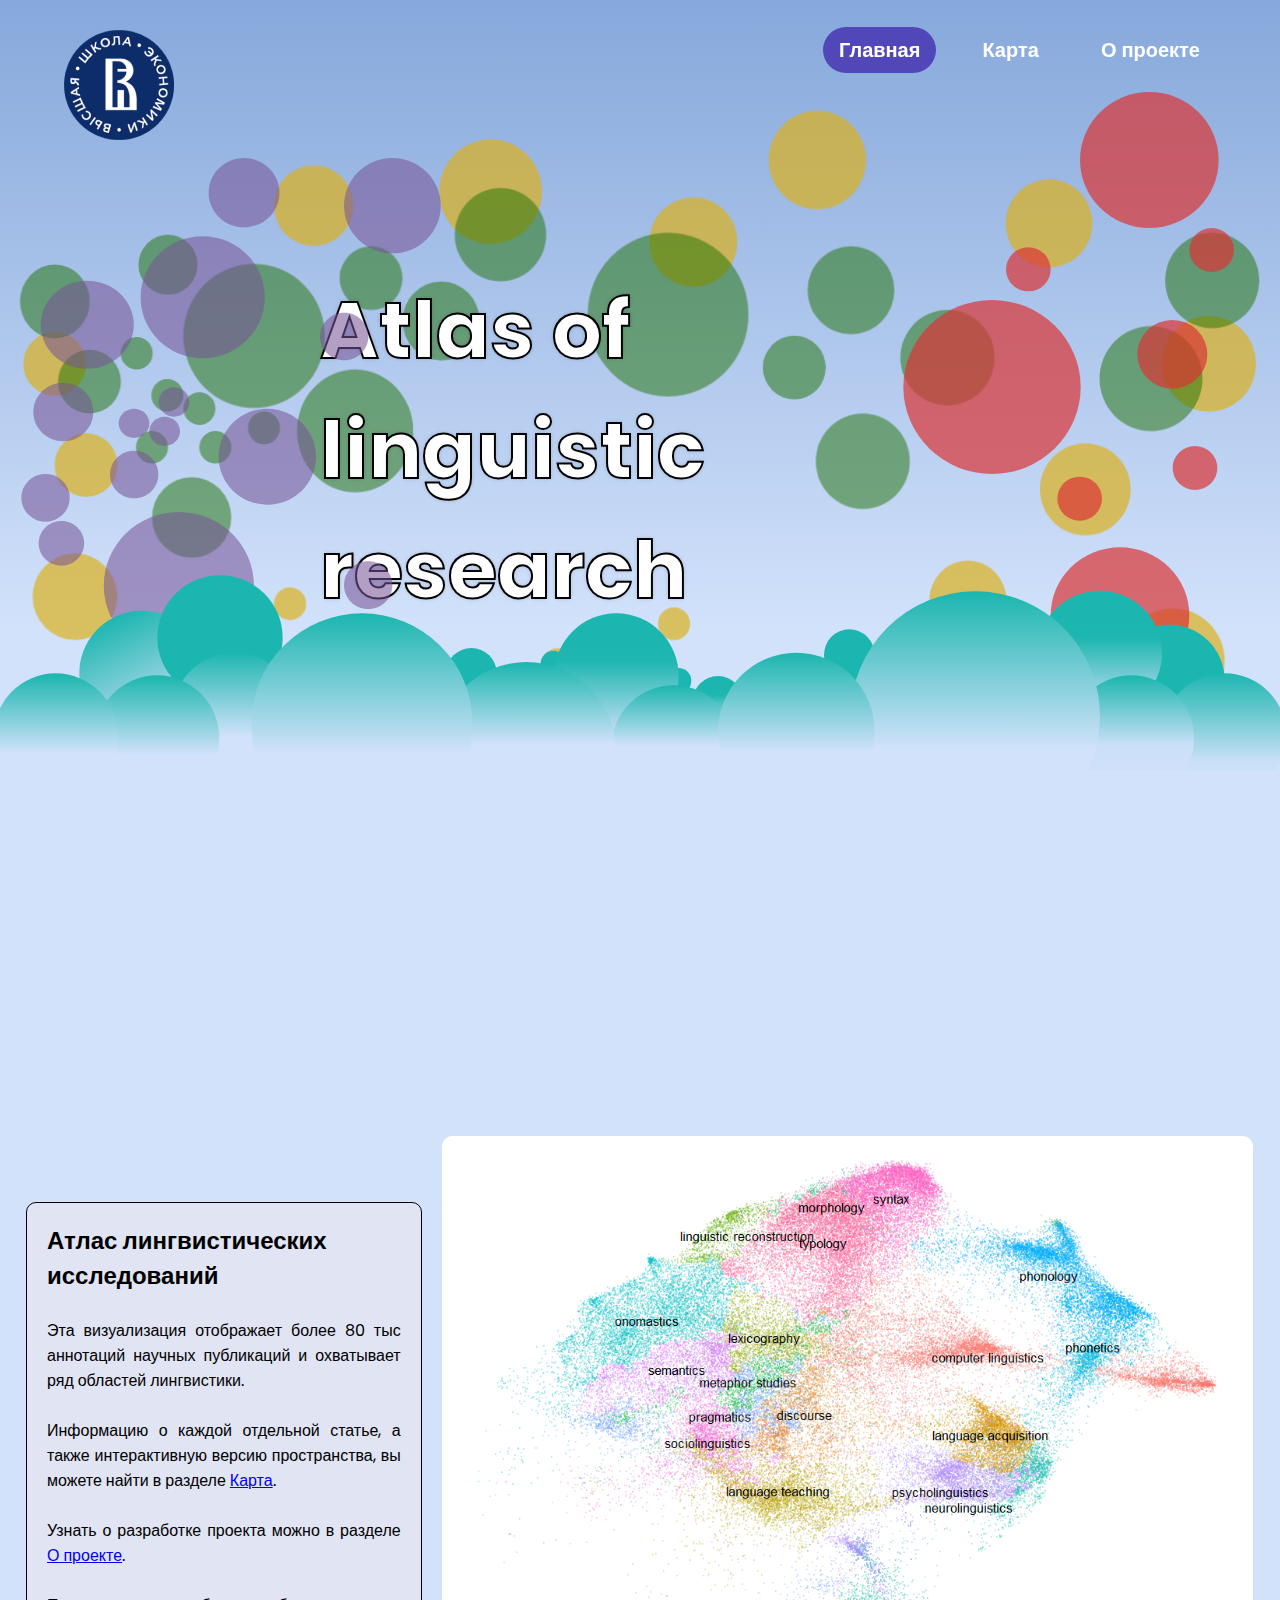
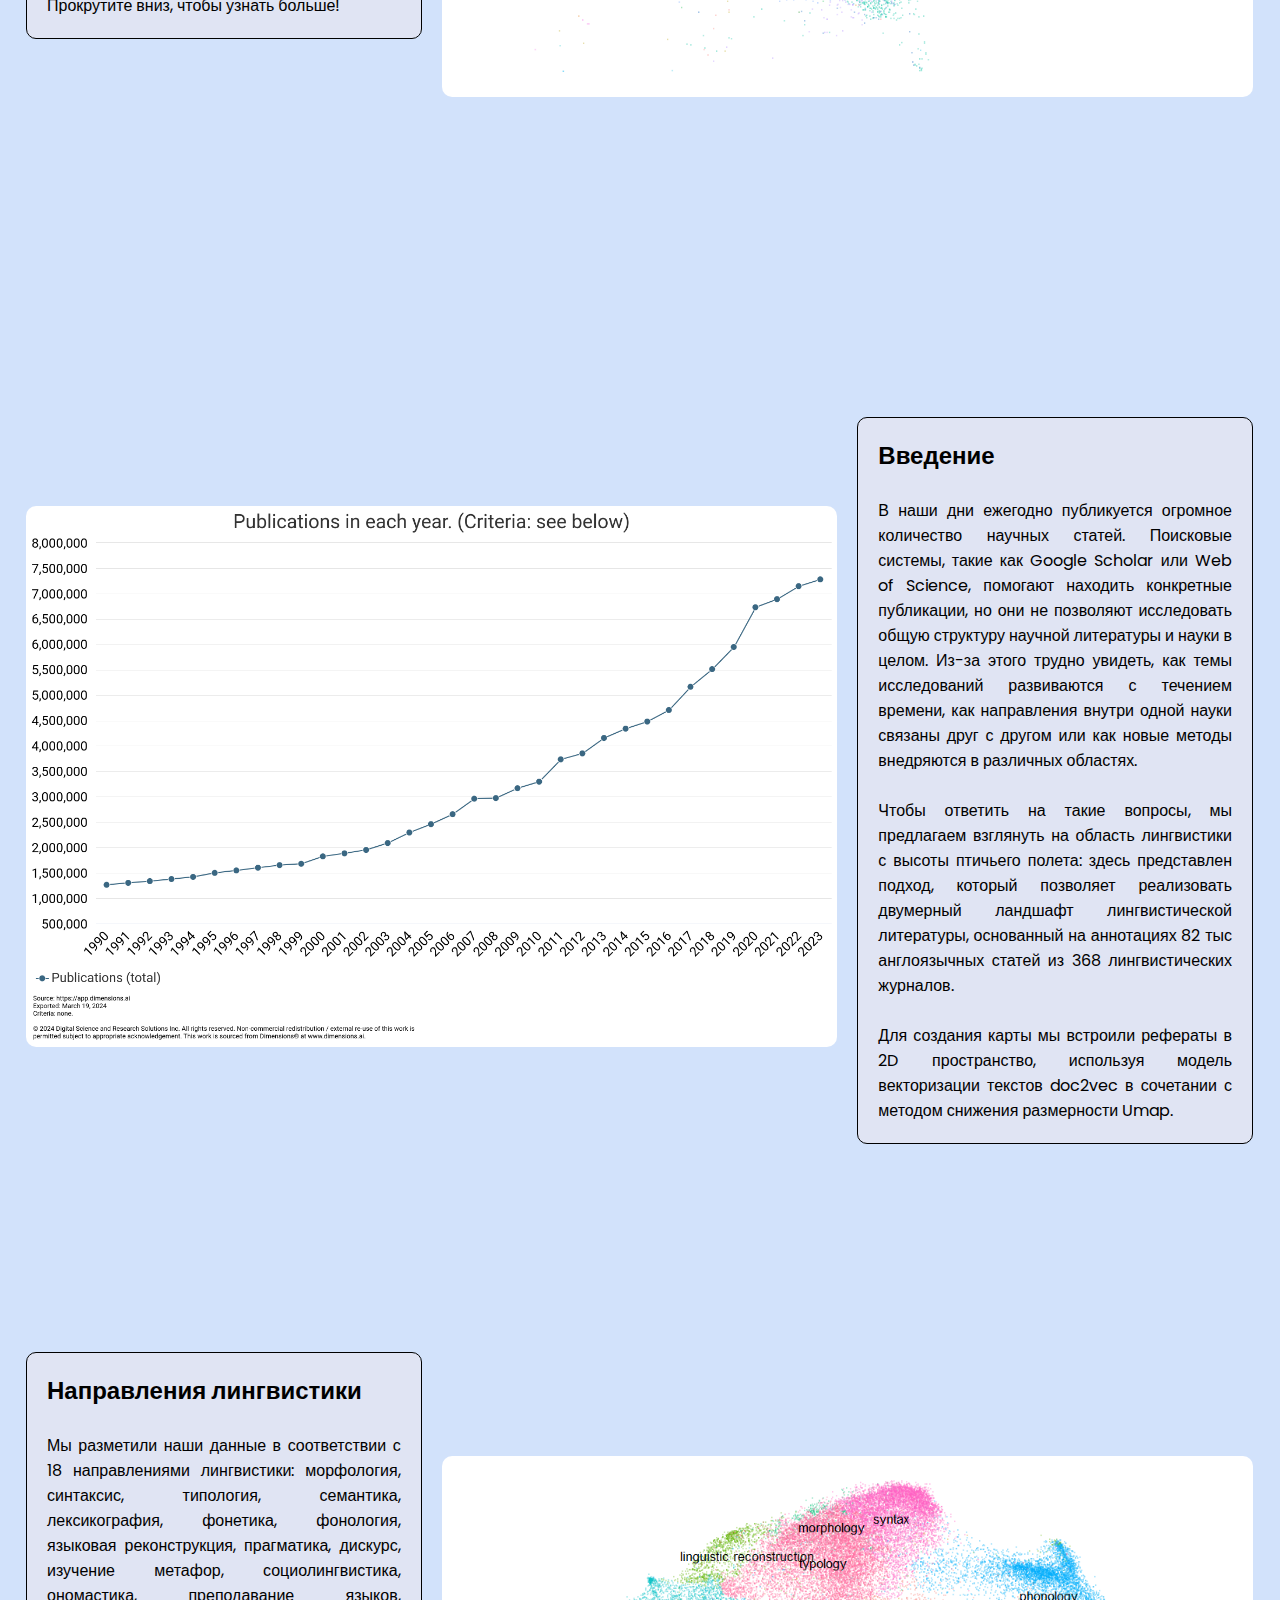
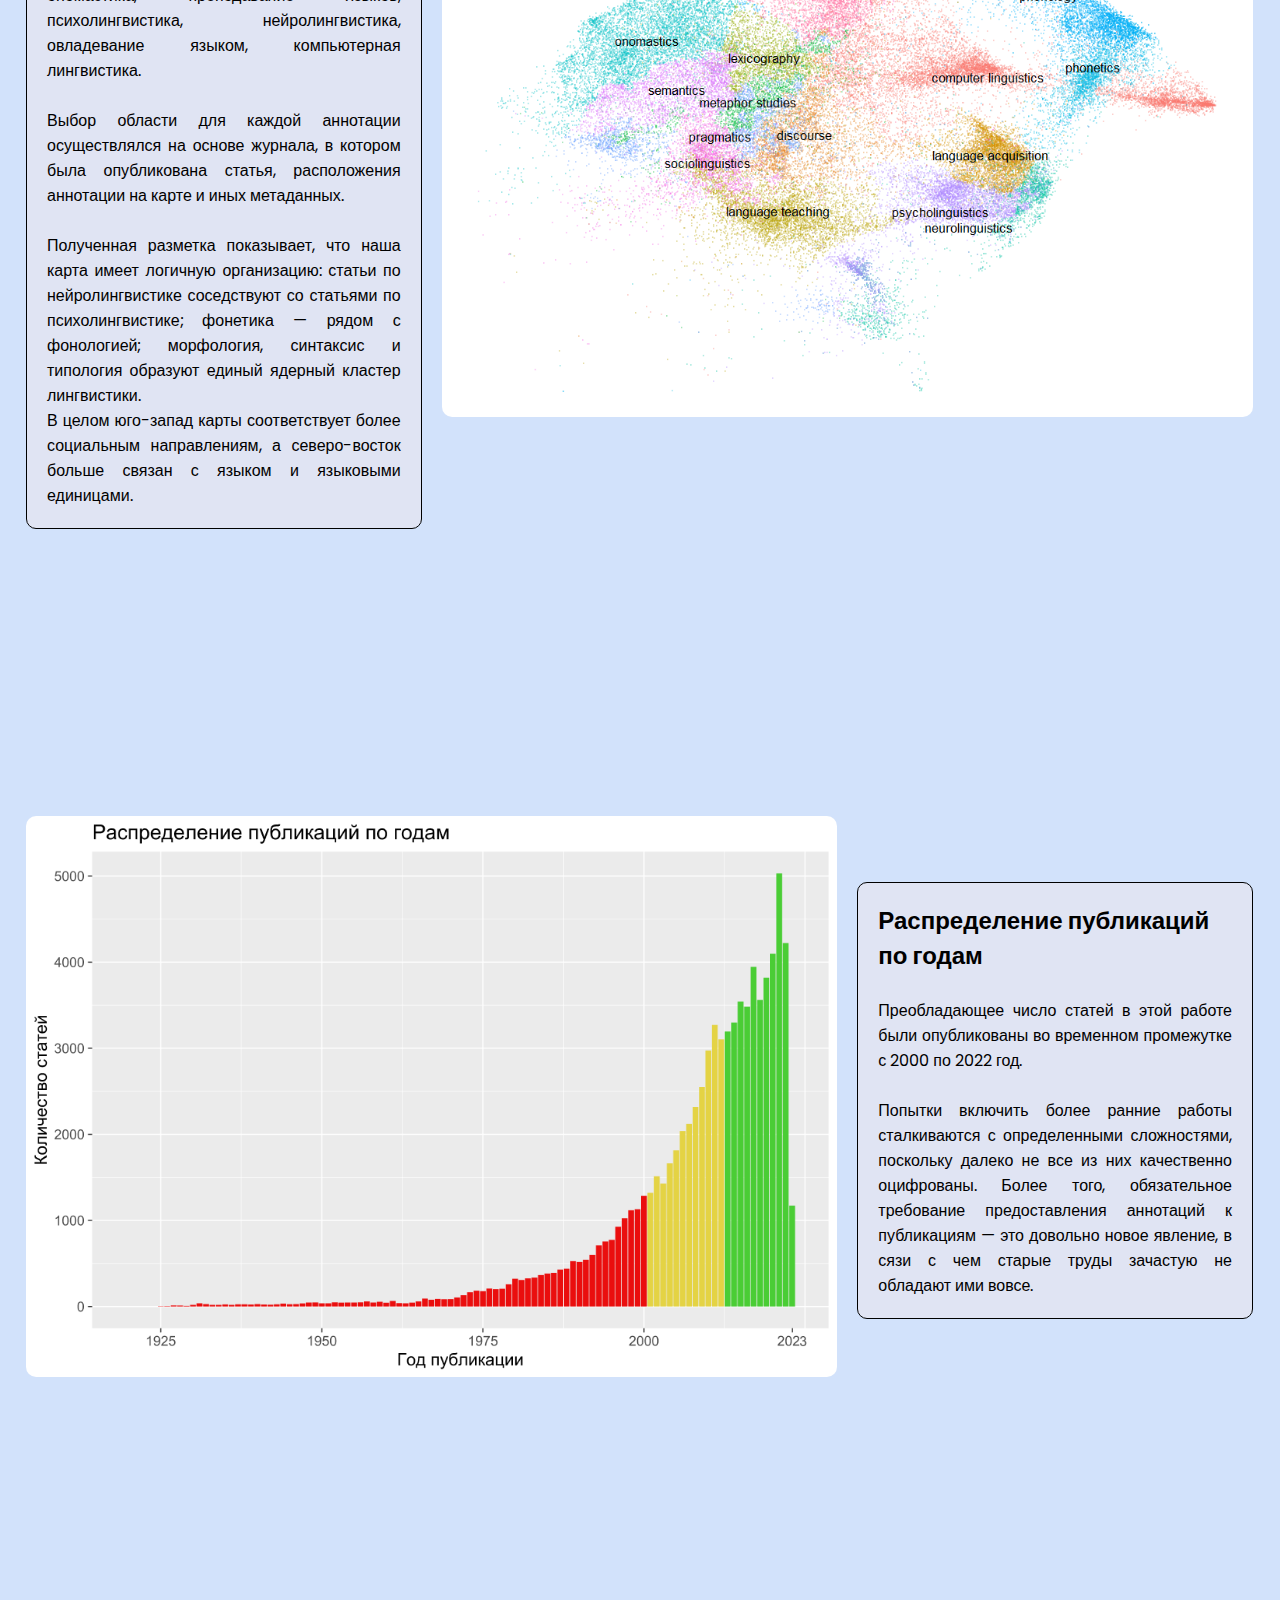
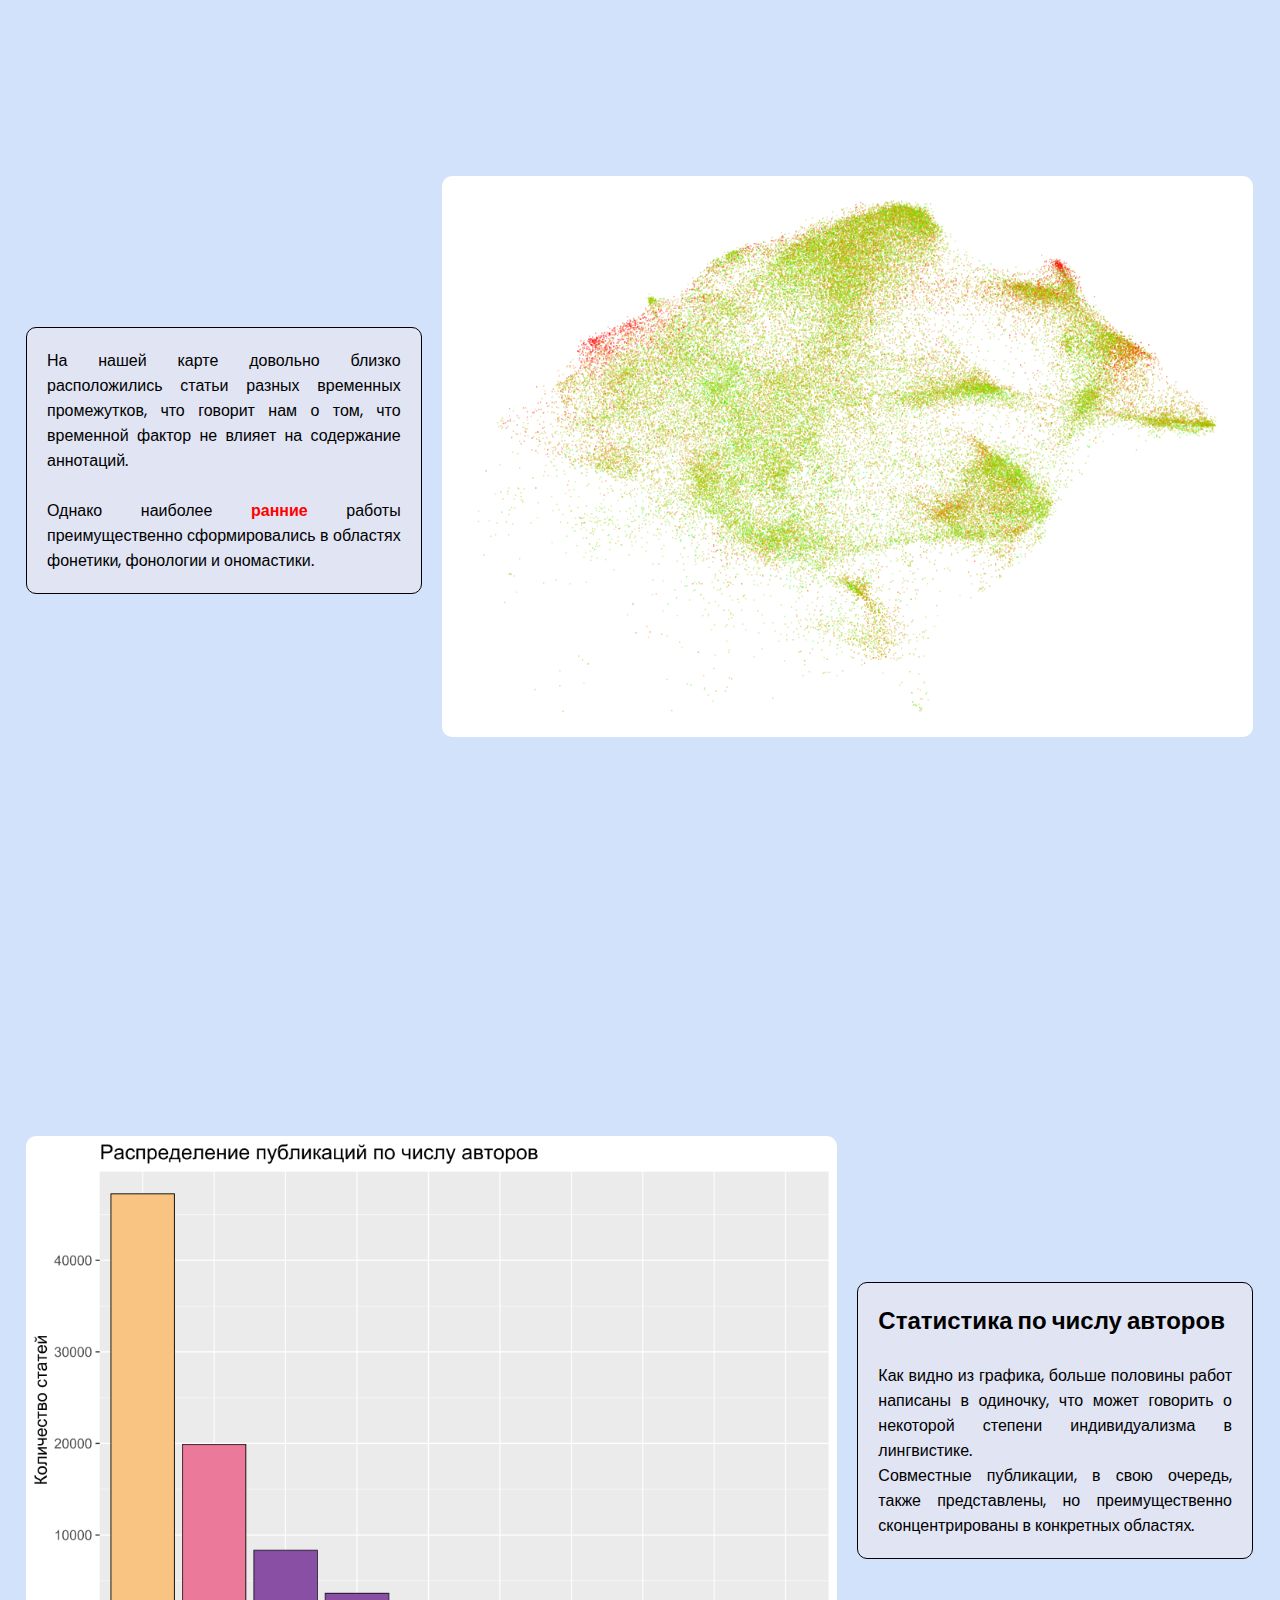
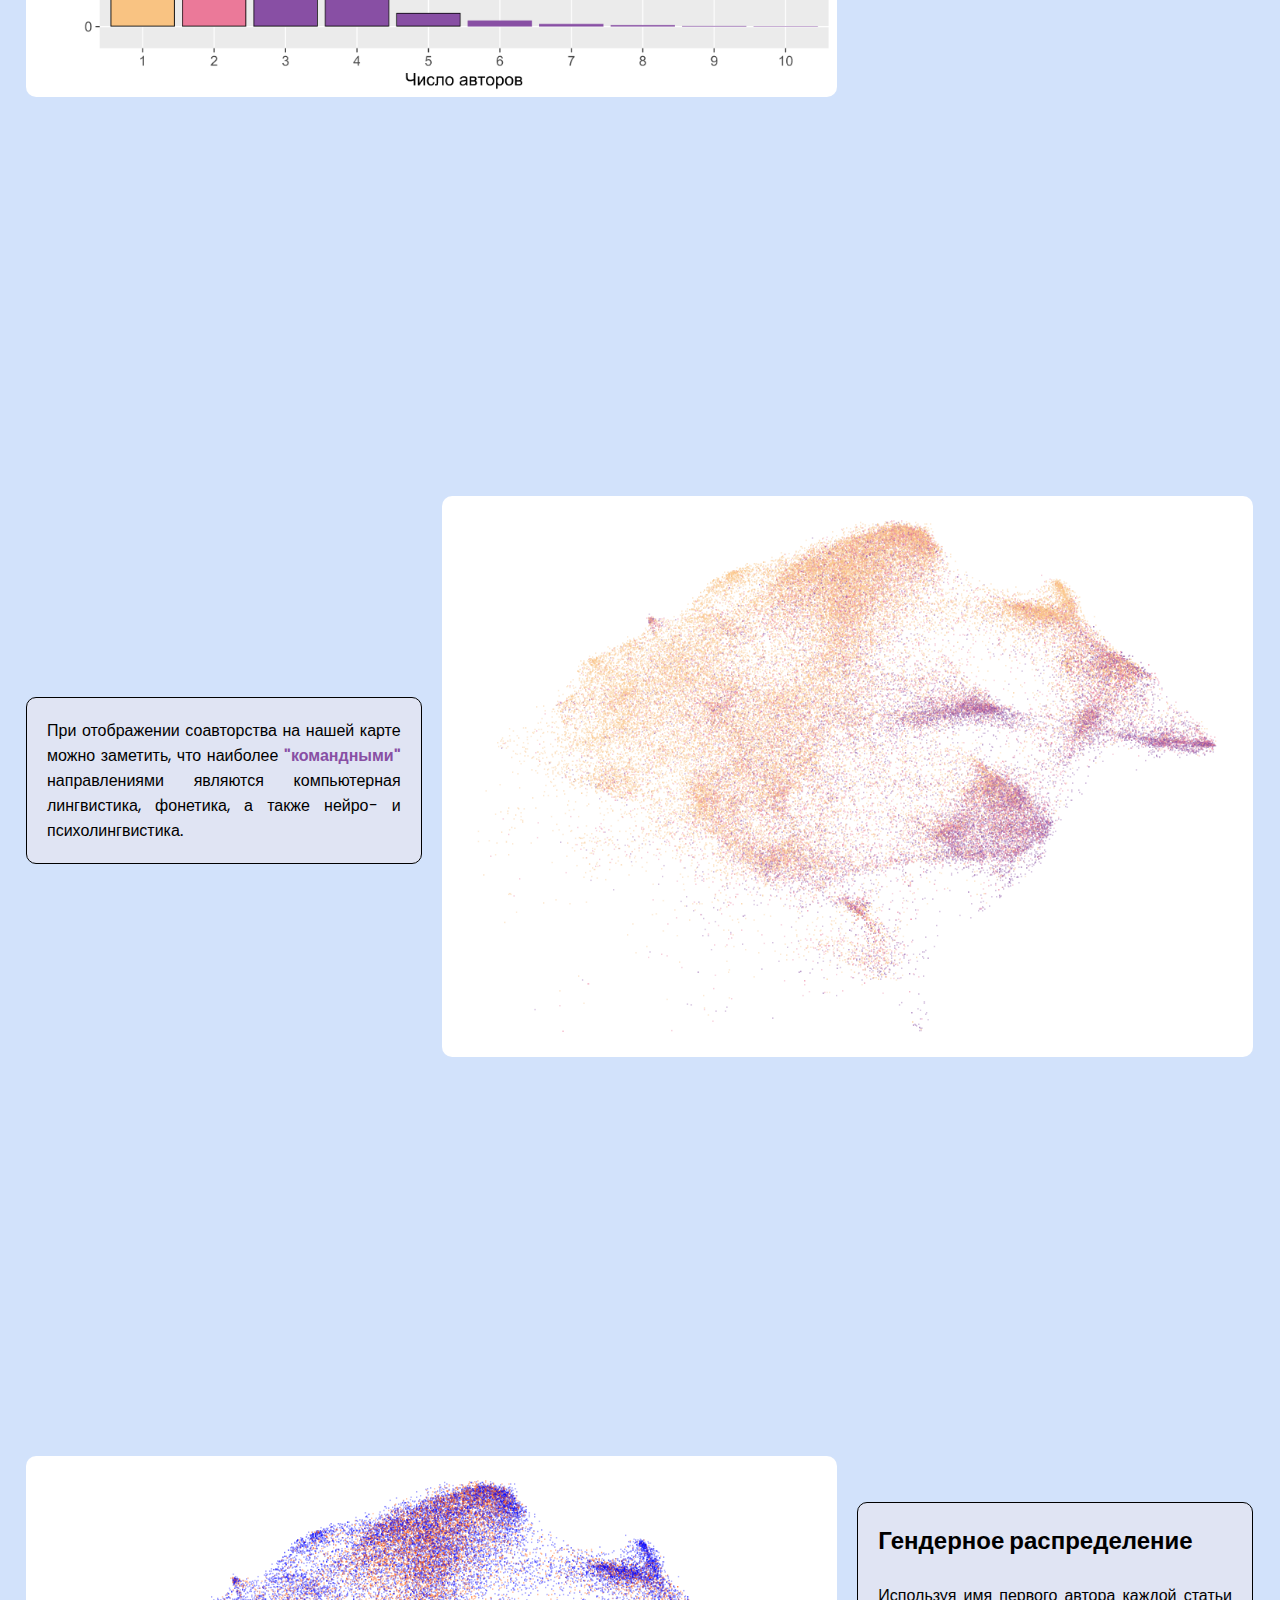
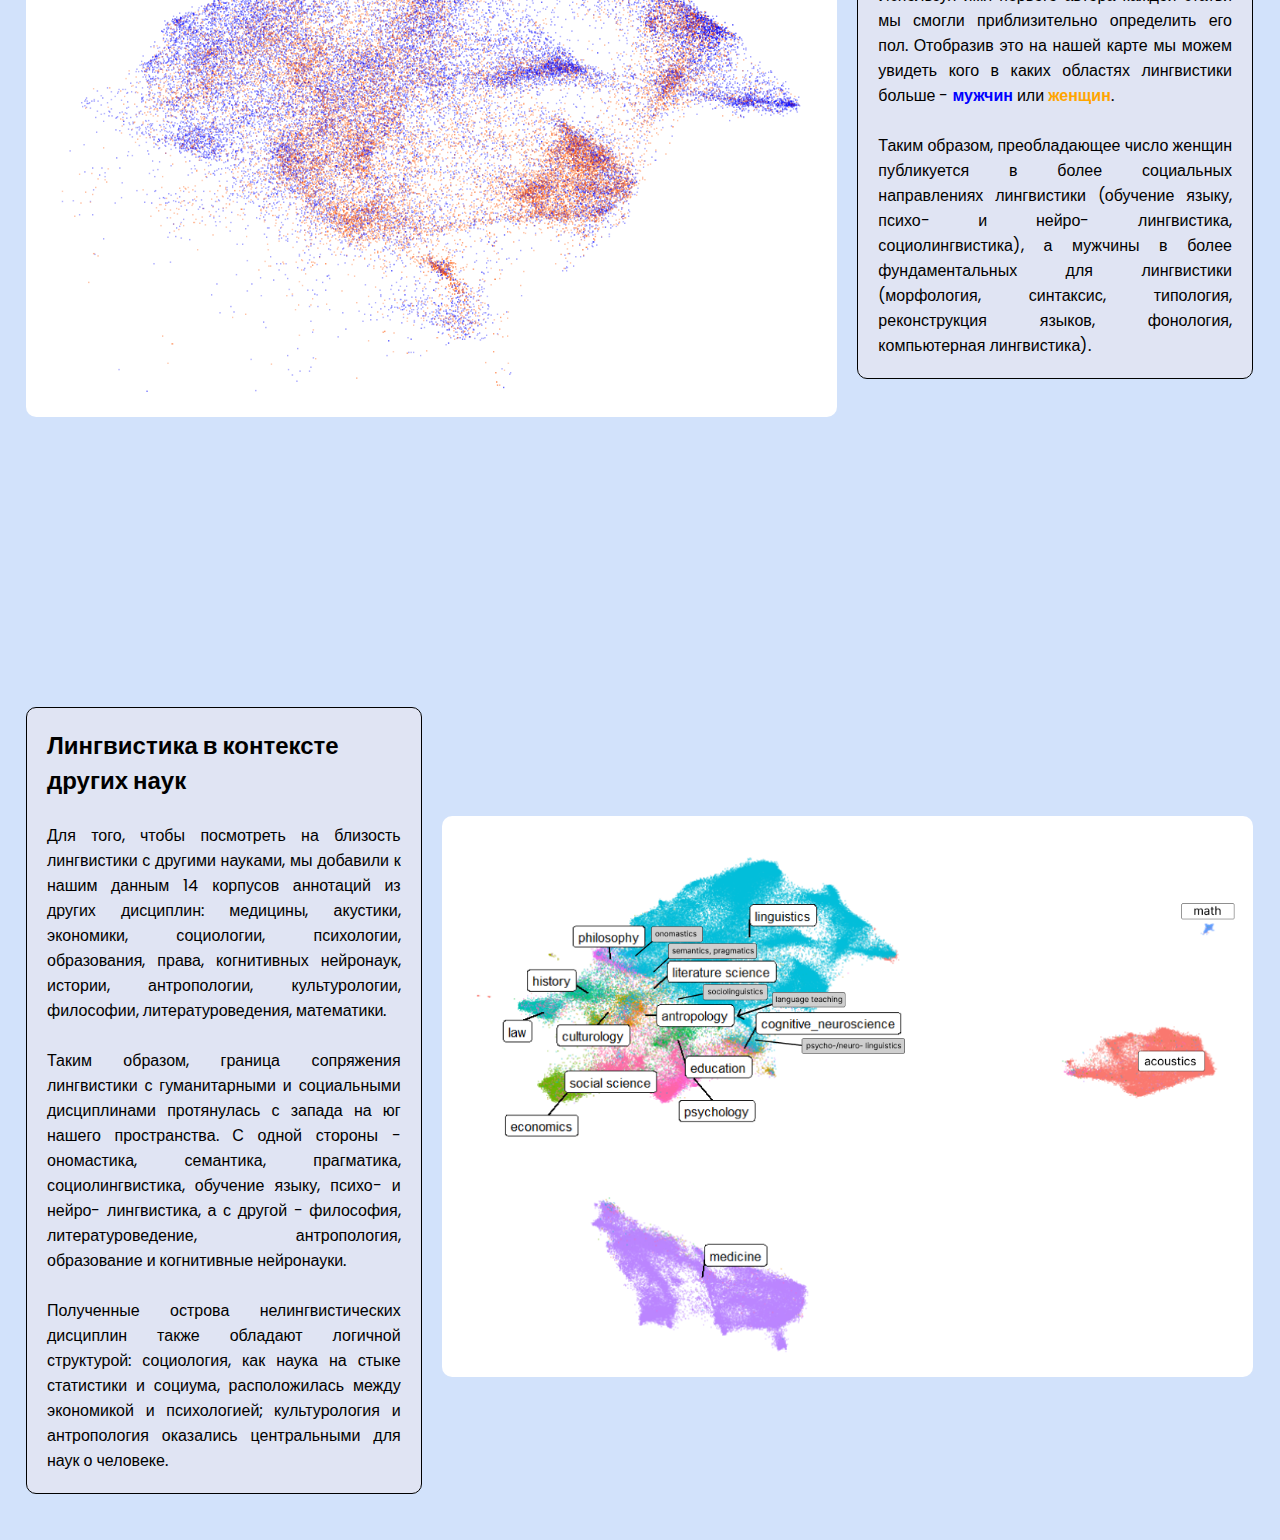
<file: index.html>
<!DOCTYPE html>
<html lang="en">

<head>
    <meta charset="UTF-8">
    <title>Atlas of linguistic research</title>
    <link rel="stylesheet" href="style.css" />
    <script src="script.js"></script>
</head>

<body>
    <div class="layout">
        <header>
            <div class="logo">
                <img src="assets/01_Logo_HSE_full_rus_CMYK 1.png" alt="Изображение">
            </div>
            <nav>
                <a href="#" class="active">Главная</a>
                <a href="map.html">Карта</a>
                <a href="about.html">О проекте</a>
            </nav>
        </header>

        <main>
            <section class="home">

                <svg class="yellow" width="1920" height="1080" viewBox="0 0 1920 1080" fill="none"
                    xmlns="http://www.w3.org/2000/svg">
                    <g id="Ellipse-yellow">
                        <g id="Ellipse-yellow_2" opacity="0.7">
                            <path id="Ellipse 4"
                                d="M1759.8 912.772C1802.43 912.772 1837 948.02 1837 991.5C1837 1034.98 1802.43 1070.23 1759.8 1070.23C1717.16 1070.23 1682.59 1034.98 1682.59 991.5C1682.59 948.02 1717.16 912.772 1759.8 912.772Z"
                                fill="#DBB11D" />
                            <ellipse id="Ellipse 18" cx="1560.32" cy="1021.36" rx="55.3637" ry="52.3161"
                                transform="rotate(-90 1560.32 1021.36)" fill="#DBB11D" />
                            <ellipse id="Ellipse 17" cx="1813.4" cy="545.663" rx="71.6172" ry="70.6014"
                                transform="rotate(-90 1813.4 545.663)" fill="#DBB11D" />
                            <path id="Ellipse 15"
                                d="M1573.5 269C1609.41 269 1638.51 298.563 1638.51 335.03C1638.51 371.497 1609.41 401.06 1573.5 401.06C1537.59 401.06 1508.49 371.497 1508.49 335.03C1508.49 298.563 1537.59 269 1573.5 269Z"
                                fill="#DBB11D" />
                            <path id="Ellipse 14"
                                d="M503.276 990C527.728 990 547.551 1010.14 547.551 1034.99C547.551 1059.84 527.728 1079.98 503.276 1079.98C478.823 1079.98 459 1059.84 459 1034.99C459 1010.14 478.823 990 503.276 990Z"
                                fill="#DBB11D" />
                            <ellipse id="Ellipse 12" cx="1451.84" cy="900.272" rx="59.2721" ry="57.8439"
                                transform="rotate(-90 1451.84 900.272)" fill="#DBB11D" />
                            <ellipse id="Ellipse 7" cx="129.124" cy="697.532" rx="47.7448" ry="47.2369"
                                transform="rotate(-90 129.124 697.532)" fill="#DBB11D" />
                            <path id="Ellipse 9"
                                d="M1628 665C1665.56 665 1696 695.892 1696 734C1696 772.108 1665.56 803 1628 803C1590.44 803 1560 772.108 1560 734C1560 695.892 1590.44 665 1628 665Z"
                                fill="#DBB11D" />
                            <ellipse id="Ellipse 20" cx="837" cy="996.5" rx="24.5" ry="24"
                                transform="rotate(-90 837 996.5)" fill="#DBB11D" />
                            <ellipse id="Ellipse 23" cx="1011.05" cy="935.553" rx="24.5" ry="24"
                                transform="rotate(-89.8724 1011.05 935.553)" fill="#DBB11D" />
                            <ellipse id="Ellipse 24" cx="435.055" cy="905.553" rx="24.5" ry="24"
                                transform="rotate(-89.8724 435.055 905.553)" fill="#DBB11D" />
                            <ellipse id="Ellipse 21" cx="255" cy="941.5" rx="24.5" ry="24"
                                transform="rotate(-90 255 941.5)" fill="#DBB11D" />
                            <ellipse id="Ellipse 22" cx="355" cy="1010.5" rx="24.5" ry="24"
                                transform="rotate(-90 355 1010.5)" fill="#DBB11D" />
                            <ellipse id="Ellipse 25" cx="112.5" cy="895" rx="65" ry="63.5"
                                transform="rotate(-90 112.5 895)" fill="#DBB11D" />
                            <ellipse id="Ellipse 8" cx="82.132" cy="545.846" rx="47.8462" ry="47.132"
                                transform="rotate(-90 82.132 545.846)" fill="#DBB11D" />
                            <ellipse id="Ellipse 19" cx="470.427" cy="308.443" rx="60.4429" ry="59.4271"
                                transform="rotate(-90 470.427 308.443)" fill="#DBB11D" />
                            <ellipse id="Ellipse 26" cx="736" cy="287.5" rx="78.5" ry="77"
                                transform="rotate(-90 736 287.5)" fill="#DBB11D" />
                            <ellipse id="Ellipse 27" cx="1040" cy="363" rx="67" ry="66" transform="rotate(-90 1040 363)"
                                fill="#DBB11D" />
                            <ellipse id="Ellipse 28" cx="1226" cy="240" rx="74" ry="73" transform="rotate(-90 1226 240)"
                                fill="#DBB11D" />
                        </g>
                    </g>
                </svg>

                <svg class="green" width="1920" height="1080" viewBox="0 0 1920 1080" fill="none"
                    xmlns="http://www.w3.org/2000/svg">
                    <g id="Ellipse-green">
                        <g id="Ellipse-green_2" opacity="0.5">
                            <ellipse id="Ellipse 4" cx="1726.46" cy="567.961" rx="78.7281" ry="77.2044"
                                transform="rotate(-90 1726.46 567.961)" fill="#1D7100" />
                            <ellipse id="Ellipse 6" cx="532.604" cy="646.369" rx="92.1217" ry="87.1229"
                                transform="rotate(-90 532.604 646.369)" fill="#1D7100" />
                            <ellipse id="Ellipse 18" cx="82.3161" cy="452.155" rx="55.3637" ry="52.3161"
                                transform="rotate(-90 82.3161 452.155)" fill="#1D7100" />
                            <ellipse id="Ellipse 5" cx="1421.2" cy="536.47" rx="71.6172" ry="70.6014"
                                transform="rotate(-90 1421.2 536.47)" fill="#1D7100" />
                            <ellipse id="Ellipse 16" cx="1294.22" cy="691.894" rx="71.6172" ry="70.6014"
                                transform="rotate(-90 1294.22 691.894)" fill="#1D7100" />
                            <ellipse id="Ellipse 17" cx="1818.4" cy="420.663" rx="71.6172" ry="70.6014"
                                transform="rotate(-90 1818.4 420.663)" fill="#1D7100" />
                            <ellipse id="Ellipse 13" cx="1001.97" cy="471.875" rx="122.829" ry="120.687"
                                transform="rotate(-90 1001.97 471.875)" fill="#1D7100" />
                            <ellipse id="Ellipse 15" cx="1276.44" cy="435.393" rx="66.0301" ry="65.0142"
                                transform="rotate(-90 1276.44 435.393)" fill="#1D7100" />
                            <ellipse id="Ellipse 11" cx="750.729" cy="351.984" rx="69.9839" ry="68.5557"
                                transform="rotate(-90 750.729 351.984)" fill="#1D7100" />
                            <ellipse id="Ellipse 14" cx="252.049" cy="397.083" rx="44.9897" ry="44.2756"
                                transform="rotate(-90 252.049 397.083)" fill="#1D7100" />
                            <ellipse id="Ellipse 12" cx="661.797" cy="481.459" rx="59.2721" ry="57.8439"
                                transform="rotate(-90 661.797 481.459)" fill="#1D7100" />
                            <ellipse id="Ellipse 7" cx="134.124" cy="572.532" rx="47.7448" ry="47.2369"
                                transform="rotate(-90 134.124 572.532)" fill="#1D7100" />
                            <ellipse id="Ellipse 9" cx="1191.52" cy="551.301" rx="47.8462" ry="47.132"
                                transform="rotate(-90 1191.52 551.301)" fill="#1D7100" />
                            <ellipse id="Ellipse 20" cx="323" cy="670.826" rx="24.5" ry="24"
                                transform="rotate(-90 323 670.826)" fill="#1D7100" />
                            <ellipse id="Ellipse 23" cx="299" cy="612.826" rx="24.5" ry="24"
                                transform="rotate(-89.8724 299 612.826)" fill="#1D7100" />
                            <ellipse id="Ellipse 24" cx="396.055" cy="641.88" rx="24.5" ry="24"
                                transform="rotate(-89.8724 396.055 641.88)" fill="#1D7100" />
                            <ellipse id="Ellipse 21" cx="251" cy="592.826" rx="24.5" ry="24"
                                transform="rotate(-90 251 592.826)" fill="#1D7100" />
                            <ellipse id="Ellipse 22" cx="228" cy="670.826" rx="24.5" ry="24"
                                transform="rotate(-90 228 670.826)" fill="#1D7100" />
                            <ellipse id="Ellipse 25" cx="205" cy="529.826" rx="24.5" ry="24"
                                transform="rotate(-90 205 529.826)" fill="#1D7100" />
                            <ellipse id="Ellipse 8" cx="556.612" cy="417.209" rx="47.8462" ry="47.132"
                                transform="rotate(-90 556.612 417.209)" fill="#1D7100" />
                            <ellipse id="Ellipse 3" cx="380.975" cy="503.962" rx="108.188" ry="106.156"
                                transform="rotate(-90 380.975 503.962)" fill="#1D7100" />
                            <ellipse id="Ellipse 19" cx="287.517" cy="776.21" rx="60.4429" ry="59.4271"
                                transform="rotate(-90 287.517 776.21)" fill="#1D7100" />
                        </g>
                    </g>
                </svg>






                <h1 class="title">Atlas of linguistic research</h1>

                <svg class="red" width="1920" height="1080" viewBox="0 0 1920 1080" fill="none"
                    xmlns="http://www.w3.org/2000/svg">
                    <g id="Ellipse-redd">
                        <g id="Ellipse-red" opacity="0.7">
                            <ellipse id="Ellipse 4" cx="1680" cy="923" rx="104" ry="102" fill="#DB3636" />
                            <ellipse id="Ellipse 6" cx="1758.5" cy="531.5" rx="52.5" ry="51.5" fill="#DB3636" />
                            <ellipse id="Ellipse 5" cx="1488" cy="580.5" rx="133" ry="130.5" fill="#DB3636" />
                            <ellipse id="Ellipse 7" cx="1542.5" cy="404" rx="33.5" ry="33" fill="#DB3636" />
                            <ellipse id="Ellipse 10" cx="1792.5" cy="702" rx="33.5" ry="33" fill="#DB3636" />
                            <ellipse id="Ellipse 9" cx="1619.5" cy="748" rx="33.5" ry="33" fill="#DB3636" />
                            <ellipse id="Ellipse 8" cx="1817.5" cy="375" rx="33.5" ry="33" fill="#DB3636" />
                            <ellipse id="Ellipse 3" cx="1724" cy="240" rx="104" ry="102" fill="#DB3636" />
                        </g>
                    </g>
                </svg>

                <svg class="blue" width="1920" height="1080" viewBox="0 0 1920 1080" fill="none"
                    xmlns="http://www.w3.org/2000/svg">
                    <g opacity="0.7">
                        <path
                            d="M268.285 988.851C330.477 988.851 380.894 939.404 380.894 878.409C380.894 817.413 330.477 767.966 268.285 767.966C206.094 767.966 155.677 817.413 155.677 878.409C155.677 939.404 206.094 988.851 268.285 988.851Z"
                            fill="#785596" fill-opacity="0.8" />
                        <path
                            d="M130.839 553.098C169.41 553.098 200.677 523.527 200.677 487.049C200.677 450.571 169.41 421 130.839 421C92.2678 421 61 450.571 61 487.049C61 523.527 92.2678 553.098 130.839 553.098Z"
                            fill="#785596" fill-opacity="0.8" />
                        <path
                            d="M304.017 537.336C355.445 537.336 397.135 496.373 397.135 445.842C397.135 395.311 355.445 354.348 304.017 354.348C252.589 354.348 210.899 395.311 210.899 445.842C210.899 496.373 252.589 537.336 304.017 537.336Z"
                            fill="#785596" fill-opacity="0.8" />
                        <path
                            d="M401 757C441.317 757 474 724.764 474 685C474 645.235 441.317 613 401 613C360.683 613 328 645.235 328 685C328 724.764 360.683 757 401 757Z"
                            fill="#785596" fill-opacity="0.8" />
                        <path
                            d="M366.056 340.946C395.358 340.946 419.111 317.677 419.111 288.973C419.111 260.269 395.358 237 366.056 237C336.754 237 313 260.269 313 288.973C313 317.677 336.754 340.946 366.056 340.946Z"
                            fill="#785596" fill-opacity="0.8" />
                        <path
                            d="M92.0937 848.512C110.931 848.512 126.201 833.484 126.201 814.946C126.201 796.408 110.931 781.38 92.0937 781.38C73.2568 781.38 57.9865 796.408 57.9865 814.946C57.9865 833.484 73.2568 848.512 92.0937 848.512Z"
                            fill="#785596" fill-opacity="0.8" />
                        <path
                            d="M94.935 661.704C119.752 661.704 139.87 642.071 139.87 617.852C139.87 593.633 119.752 574 94.935 574C70.1181 574 50 593.633 50 617.852C50 642.071 70.1181 661.704 94.935 661.704Z"
                            fill="#785596" fill-opacity="0.8" />
                        <path
                            d="M588.546 379.926C628.611 379.926 661.091 347.931 661.091 308.463C661.091 268.995 628.611 237 588.546 237C548.48 237 516 268.995 516 308.463C516 347.931 548.48 379.926 588.546 379.926Z"
                            fill="#785596" fill-opacity="0.8" />
                        <path
                            d="M552.273 913.463C572.306 913.463 588.546 897.465 588.546 877.731C588.546 857.998 572.306 842 552.273 842C532.24 842 516 857.998 516 877.731C516 897.465 532.24 913.463 552.273 913.463Z"
                            fill="#785596" fill-opacity="0.8" />
                        <path
                            d="M201.273 747.463C221.306 747.463 237.546 731.465 237.546 711.731C237.546 691.998 221.306 676 201.273 676C181.24 676 165 691.998 165 711.731C165 731.465 181.24 747.463 201.273 747.463Z"
                            fill="#785596" fill-opacity="0.8" />
                        <path
                            d="M261 625C273.703 625 284 615.15 284 603C284 590.85 273.703 581 261 581C248.297 581 238 590.85 238 603C238 615.15 248.297 625 261 625Z"
                            fill="#785596" fill-opacity="0.8" />
                        <path
                            d="M201 657C213.703 657 224 647.15 224 635C224 622.85 213.703 613 201 613C188.297 613 178 622.85 178 635C178 647.15 188.297 657 201 657Z"
                            fill="#785596" fill-opacity="0.8" />
                        <path
                            d="M247 669C259.703 669 270 659.15 270 647C270 634.85 259.703 625 247 625C234.297 625 224 634.85 224 647C224 659.15 234.297 669 247 669Z"
                            fill="#785596" fill-opacity="0.8" />
                        <path
                            d="M68.2728 782.463C88.3057 782.463 104.546 766.465 104.546 746.731C104.546 726.998 88.3057 711 68.2728 711C48.2399 711 32 726.998 32 746.731C32 766.465 48.2399 782.463 68.2728 782.463Z"
                            fill="#785596" fill-opacity="0.8" />
                        <path
                            d="M516.273 540.463C536.306 540.463 552.546 524.465 552.546 504.731C552.546 484.998 536.306 469 516.273 469C496.24 469 480 484.998 480 504.731C480 524.465 496.24 540.463 516.273 540.463Z"
                            fill="#785596" fill-opacity="0.8" />
                    </g>
                </svg>





                <svg width="1920" height="1080" viewBox="0 0 1920 930" fill="none" xmlns="http://www.w3.org/2000/svg">
                    <g id="Ellipse-red" clip-path="url(#clip0_2_4)">
                        <g id="Group 1">
                            <g id="Ellipse-sea 1" clip-path="url(#clip1_2_4)">
                                <ellipse id="Ellipse 15" cx="1274" cy="907.5" rx="38" ry="38.5" fill="#1BB6AF" />
                                <circle id="Ellipse 20" cx="1018" cy="946" r="19" fill="#1BB6AF" />
                                <circle id="Ellipse 21" cx="830" cy="920" r="19" fill="#1BB6AF" />
                                <ellipse id="Ellipse 19" cx="1754.5" cy="945.5" rx="82.5" ry="83.5" fill="#1BB6AF" />
                                <ellipse id="Ellipse 14" cx="707" cy="934.5" rx="38" ry="37.5" fill="#1BB6AF" />
                                <circle id="Ellipse 7" cx="1077" cy="977" r="38" fill="url(#paint0_linear_2_4)" />
                                <circle id="Ellipse 1" cx="212.721" cy="934.963" r="93.7857"
                                    transform="rotate(-25.1099 212.721 934.963)" fill="url(#paint1_linear_2_4)" />
                                <circle id="Ellipse 13" cx="1649.5" cy="904.5" r="93.5"
                                    fill="url(#paint2_linear_2_4)" />
                                <circle id="Ellipse 18" cx="1836.5" cy="1028.5" r="93.5"
                                    fill="url(#paint3_linear_2_4)" />
                                <ellipse id="Ellipse 12" cx="1697" cy="1032.5" rx="94" ry="94.5"
                                    fill="url(#paint4_linear_2_4)" />
                                <ellipse id="Ellipse 11" cx="330" cy="881.5" rx="94" ry="93.5" fill="#1BB6AF" />
                                <ellipse id="Ellipse 17" cx="352" cy="997.5" rx="94" ry="93.5"
                                    fill="url(#paint5_linear_2_4)" />
                                <ellipse id="Ellipse 10" cx="924.5" cy="939" rx="93.5" ry="94"
                                    fill="url(#paint6_linear_2_4)" />
                                <circle id="Ellipse 9" cx="1463" cy="999" r="187" fill="url(#paint7_linear_2_4)" />
                                <ellipse id="Ellipse 8" cx="235.5" cy="1032.5" rx="93.5" ry="94.5"
                                    fill="url(#paint8_linear_2_4)" />
                                <ellipse id="Ellipse 16" cx="83.5" cy="1029.5" rx="93.5" ry="94.5"
                                    fill="url(#paint9_linear_2_4)" />
                                <circle id="Ellipse 6" cx="1010.5" cy="1046.5" r="93.5"
                                    fill="url(#paint10_linear_2_4)" />
                                <ellipse id="Ellipse 2" cx="1194.5" cy="1022" rx="117.5" ry="118"
                                    fill="url(#paint11_linear_2_4)" />
                                <circle id="Ellipse 3" cx="790" cy="1052" r="134" fill="url(#paint12_linear_2_4)" />
                                <ellipse id="Ellipse 4" cx="543" cy="1010.5" rx="166" ry="165.5"
                                    fill="url(#paint13_linear_2_4)" />
                            </g>
                        </g>
                    </g>
                    <defs>
                        <linearGradient id="paint0_linear_2_4" x1="1077" y1="939" x2="1077" y2="1015"
                            gradientUnits="userSpaceOnUse">
                            <stop stop-color="#1BB6AF" />
                            <stop offset="0.375" stop-color="#1DB6B0" />
                            <stop offset="1" stop-color="#D2E2FB" />
                        </linearGradient>
                        <linearGradient id="paint1_linear_2_4" x1="212.721" y1="841.178" x2="212.721" y2="1028.75"
                            gradientUnits="userSpaceOnUse">
                            <stop stop-color="#1BB6AF" />
                            <stop offset="0.0001" stop-color="#1DB6B0" />
                            <stop offset="1" stop-color="#D2E2FB" />
                        </linearGradient>
                        <linearGradient id="paint2_linear_2_4" x1="1649.5" y1="811" x2="1649.5" y2="998"
                            gradientUnits="userSpaceOnUse">
                            <stop stop-color="#1BB6AF" />
                            <stop offset="0.375" stop-color="#1DB6B0" />
                            <stop offset="1" stop-color="#D2E2FB" />
                        </linearGradient>
                        <linearGradient id="paint3_linear_2_4" x1="1836.5" y1="935" x2="1836.5" y2="1122"
                            gradientUnits="userSpaceOnUse">
                            <stop stop-color="#1BB6AF" />
                            <stop offset="0.0001" stop-color="#1DB6B0" />
                            <stop offset="0.705" stop-color="#C9E0F7" />
                            <stop offset="1" stop-color="#D2E2FB" />
                        </linearGradient>
                        <linearGradient id="paint4_linear_2_4" x1="1697" y1="938" x2="1697" y2="1127"
                            gradientUnits="userSpaceOnUse">
                            <stop stop-color="#1BB6AF" />
                            <stop offset="0.555" stop-color="#CBE0F8" />
                            <stop offset="1" stop-color="#D2E2FB" />
                        </linearGradient>
                        <linearGradient id="paint5_linear_2_4" x1="352" y1="904" x2="352" y2="1091"
                            gradientUnits="userSpaceOnUse">
                            <stop stop-color="#1BB6AF" />
                            <stop offset="0.0001" stop-color="#1DB6B0" />
                            <stop offset="0.675" stop-color="#D2E2FB" />
                        </linearGradient>
                        <linearGradient id="paint6_linear_2_4" x1="924.5" y1="845" x2="924.5" y2="1033"
                            gradientUnits="userSpaceOnUse">
                            <stop stop-color="#1BB6AF" />
                            <stop offset="0.375" stop-color="#1DB6B0" />
                            <stop offset="1" stop-color="#D2E2FB" />
                        </linearGradient>
                        <linearGradient id="paint7_linear_2_4" x1="1463" y1="812" x2="1463" y2="1186"
                            gradientUnits="userSpaceOnUse">
                            <stop stop-color="#1BB6AF" />
                            <stop offset="0.635" stop-color="#D2E2FB" />
                        </linearGradient>
                        <linearGradient id="paint8_linear_2_4" x1="235.5" y1="938" x2="235.5" y2="1127"
                            gradientUnits="userSpaceOnUse">
                            <stop stop-color="#1BB6AF" />
                            <stop offset="0.635" stop-color="#D2E2FB" />
                        </linearGradient>
                        <linearGradient id="paint9_linear_2_4" x1="83.5" y1="935" x2="83.5" y2="1124"
                            gradientUnits="userSpaceOnUse">
                            <stop stop-color="#1BB6AF" />
                            <stop offset="0.6349" stop-color="#D2E2FB" />
                            <stop offset="0.635" stop-color="#D2E2FB" />
                        </linearGradient>
                        <linearGradient id="paint10_linear_2_4" x1="1010.5" y1="953" x2="1010.5" y2="1140"
                            gradientUnits="userSpaceOnUse">
                            <stop stop-color="#1BB6AF" />
                            <stop offset="0.49" stop-color="#D2E2FB" />
                            <stop offset="0.635" stop-color="#D2E2FB" />
                        </linearGradient>
                        <linearGradient id="paint11_linear_2_4" x1="1194.5" y1="904" x2="1194.5" y2="1140"
                            gradientUnits="userSpaceOnUse">
                            <stop stop-color="#1BB6AF" />
                            <stop offset="0.635" stop-color="#D2E2FB" />
                        </linearGradient>
                        <linearGradient id="paint12_linear_2_4" x1="790" y1="918" x2="790" y2="1186"
                            gradientUnits="userSpaceOnUse">
                            <stop stop-color="#1BB6AF" />
                            <stop offset="0.46" stop-color="#D1E2FA" />
                            <stop offset="0.635" stop-color="#D2E2FB" />
                        </linearGradient>
                        <linearGradient id="paint13_linear_2_4" x1="543" y1="845" x2="543" y2="1176"
                            gradientUnits="userSpaceOnUse">
                            <stop stop-color="#1BB6AF" />
                            <stop offset="0.635" stop-color="#D2E2FB" />
                        </linearGradient>
                        <clipPath id="clip0_2_4">
                            <rect width="1920" height="1080" fill="white" />
                        </clipPath>
                        <clipPath id="clip1_2_4">
                            <rect width="1920" height="1080" fill="white" />
                        </clipPath>
                    </defs>
                </svg>




            </section>




            <section class="u-section">

                <div class="u-rounded-block">
                    <h2>Атлас лингвистических исследований</h2><br>
                    <p class="u-block-text"> Эта визуализация отображает более 80 тыс аннотаций научных публикаций и
                        охватывает ряд областей лингвистики.<br>
                        <br>Информацию о каждой отдельной статье, а также интерактивную версию пространства, вы можете
                        найти в
                        разделе <a href="map.html">Карта</a>.<br>
                        <br>Узнать о разработке проекта можно в разделе <a href="about.html">О проекте</a>.<br>
                        <br>Прокрутите вниз, чтобы узнать больше!<br>
                    </p>
                </div>
                <div class="u-image">
                    <img src="assets/Rplot1.png" alt="Изображение">
                </div>
            </section>

            <section class="u-section">
                <div class="u-image">
                    <img src="assets/chart (2).png" alt="Изображение">
                </div>
                <div class="u-rounded-block">
                    <h2>Введение</h2><br>
                    <p class="u-block-text">В наши дни ежегодно публикуется огромное количество научных статей.
                        Поисковые системы, такие как Google Scholar или Web of Science, помогают находить конкретные
                        публикации, но они не
                        позволяют исследовать общую структуру научной литературы и науки в целом. Из-за этого трудно
                        увидеть,
                        как темы исследований развиваются с течением времени, как направления внутри одной науки
                        связаны друг с другом или как новые методы внедряются в различных областях.<br>
                        <br> Чтобы ответить на такие вопросы, мы предлагаем взглянуть на область лингвистики с высоты
                        птичьего полета: здесь представлен подход, который позволяет реализовать двумерный
                        ландшафт лингвистической литературы, основанный на аннотациях 82 тыс англоязычных статей из 368
                        лингвистических журналов.<br>
                        <br>Для создания карты мы встроили рефераты в 2D пространство, используя модель векторизации
                        текстов doc2vec в сочетании с методом снижения размерности Umap.<br>
                    </p>
                </div>

            </section>



            <section class="u-section">
                <div class="u-rounded-block">
                    <h2>Направления лингвистики</h2><br>
                    <p class="u-block-text">​Мы разметили наши данные в соответствии с 18 направлениями лингвистики:
                        морфология, синтаксис, типология, семантика, лексикография, фонетика, фонология, языковая
                        реконструкция, прагматика, дискурс, изучение метафор, социолингвистика, ономастика, преподавание
                        языков, психолингвистика, нейролингвистика, овладевание языком, компьютерная
                        лингвистика.<br><br>
                        Выбор области для каждой аннотации осуществлялся на основе журнала, в котором была
                        опубликована статья, расположения аннотации на карте и иных метаданных.<br>
                        <br>Полученная разметка показывает, что наша карта имеет логичную организацию: статьи
                        по нейролингвистике соседствуют со статьями по психолингвистике; фонетика — рядом с фонологией;
                        морфология, синтаксис и типология образуют единый ядерный кластер лингвистики.
                        <br>В целом юго-запад карты соответствует более социальным направлениям, а северо-восток
                        больше связан с языком и языковыми единицами.<br>
                    </p>
                </div>
                <div class="u-image">
                    <img src="assets/Rplot1.png" alt="Изображение">
                </div>
            </section>

            <section class="u-section">
                <div class="u-image">
                    <img src="assets/Rplot02.1.png" alt="Изображение">
                </div>
                <div class="u-rounded-block">
                    <h2>Распределение публикаций по годам</h2><br>
                    <p class="u-block-text">Преобладающее число статей в этой работе были опубликованы во временном
                        промежутке
                        с 2000 по 2022 год. <br>
                        <br>Попытки включить более ранние работы сталкиваются с определенными сложностями, поскольку
                        далеко не все из них качественно оцифрованы. Более того, обязательное требование
                        предоставления аннотаций к публикациям — это довольно новое явление, в сязи с чем старые труды
                        зачастую не
                        обладают ими вовсе.
                    </p>
                </div>

            </section>

            <section class="u-section">
                <div class="u-rounded-block">
                    <p class="u-block-text">​На нашей карте довольно близко расположились статьи разных временных
                        промежутков, что говорит нам о том, что временной фактор не влияет на содержание аннотаций. <br>
                        <br> Однако наиболее <span class="red">ранние</span> работы преимущественно сформировались в
                        областях фонетики, фонологии
                        и ономастики.<br>
                    </p>
                </div>
                <div class="u-image">
                    <img src="assets/Rplot03.png" alt="Изображение">
                </div>
            </section>

            <section class="u-section">
                <div class="u-image">
                    <img src="assets/Rplot03.1.png" alt="Изображение">
                </div>
                <div class="u-rounded-block">
                    <h2>Статистика по числу авторов</h2><br>
                    <p class="u-block-text">Как видно из графика, больше половины работ написаны в одиночку,
                        что может говорить о некоторой степени индивидуализма в лингвистике. <br>Совместные публикации,
                        в
                        свою очередь, также представлены, но преимущественно сконцентрированы в конкретных областях.
                    </p>
                </div>
            </section>

            <section class="u-section">
                <div class="u-rounded-block">
                    <p class="u-block-text">​При отображении соавторства на нашей карте можно заметить, что наиболее
                        <span class="purpl">"командными"</span> направлениями являются компьютерная лингвистика,
                        фонетика, а
                        также нейро- и психолингвистика.
                    </p>
                </div>
                <div class="u-image">
                    <img src="assets/Rplot031.png" alt="Изображение">
                </div>
            </section>

            <section class="u-section">
                <div class="u-image">
                    <img src="assets/Rplot041.png" alt="Изображение">
                </div>
                <div class="u-rounded-block">
                    <h2>Гендерное распределение</h2><br>

                    <p class="u-block-text">
                        Используя имя первого автора каждой статьи мы смогли приблизительно определить его пол.
                        Отобразив это на нашей карте мы можем увидеть кого в каких областях лингвистики больше -
                        <span class="blue">мужчин</span> или <span class="orange">женщин</span>.<br>
                        <br>Таким образом, преобладающее число женщин публикуется в более социальных направлениях
                        лингвистики (обучение языку, психо- и нейро- лингвистика, социолингвистика), а мужчины в более
                        фундаментальных для
                        лингвистики (морфология, синтаксис, типология, реконструкция языков, фонология, компьютерная
                        лингвистика).<br>
                    </p>
                </div>
            </section>

            <section class="u-section">

                <div class="u-rounded-block">
                    <h2>Лингвистика в контексте других наук</h2><br>

                    <p class="u-block-text">Для того, чтобы посмотреть на близость лингвистики с другими науками, мы
                        добавили к нашим данным 14 корпусов аннотаций из других дисциплин: медицины, акустики,
                        экономики, социологии, психологии, образования, права, когнитивных нейронаук, истории,
                        антропологии, культурологии, философии, литературоведения, математики. <br>
                        <br>Таким образом, граница сопряжения лингвистики с гуманитарными и социальными дисциплинами
                        протянулась с запада на юг нашего пространства. С одной стороны - ономастика, семантика,
                        прагматика, социолингвистика, обучение языку, психо- и нейро- лингвистика, а с другой -
                        философия, литературоведение, антропология, образование и когнитивные нейронауки.<br>
                        <br>Полученные острова нелингвистических дисциплин также обладают логичной структурой:
                        социология, как наука на стыке статистики и социума, расположилась между экономикой и
                        психологией; культурология и антропология оказались центральными для наук о человеке.<br>
                    </p>
                </div>
                <div class="u-image">
                    <img src="assets/mapp.png" alt="Изображение">
                </div>
            </section>

        </main>



    </div>

    <script>
        const title = document.querySelector('.title')
        const blue = document.querySelector('.blue')
        const red = document.querySelector('.red')
        const green = document.querySelector('.green')
        const yellow = document.querySelector('.yellow')

        document.addEventListener('scroll', function () {
            let value = window.scrollY
            // console.log(value)
            title.style.marginTop = value * 1.1 + 'px'

            blue.style.marginLeft = -value + 'px'
            red.style.marginLeft = value + 'px'


            green.style.marginBottom = -value * 2 + 'px'
            yellow.style.marginBottom = -value * 1.2 + 'px'
        })
    </script>


    <script src="script.js"></script>
</body>

</html>
</file>
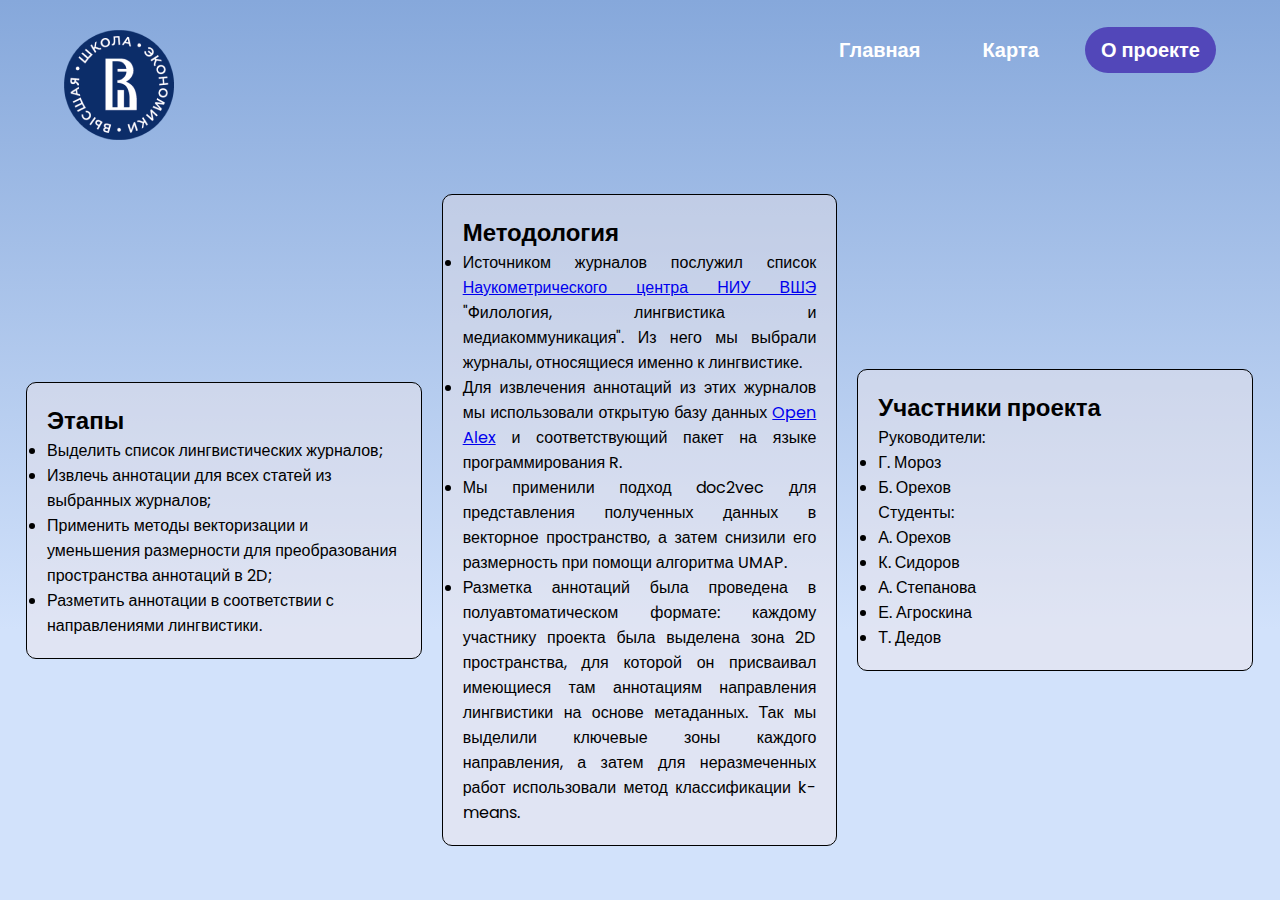
<file: about.html>
<!DOCTYPE html>
<html lang="en">

<head>
    <meta charset="UTF-8">
    <title>Atlas of linguistic research</title>
    <link rel="stylesheet" href="style.css" />
    <script src="script.js"></script>

</head>

<body>
    <div class="layout">
        <header>
            <div class="logo">
                <img src="assets/01_Logo_HSE_full_rus_CMYK 1.png" alt="Изображение">
            </div>
            <nav>
                <a href="index.html">Главная</a>
                <a href="map.html">Карта</a>
                <a href="#" class="active">О проекте</a>
            </nav>
        </header>


            <section class="home" id="abb">

                <section class="u-section">
                    <div class="u-rounded-block">
                        <h2>Этапы</h2>
                        <p class="u-block-text">
                            <li>Выделить список лингвистических журналов;</li>
                            <li>Извлечь аннотации для всех статей из выбранных журналов;</li>
                            <li>Применить методы векторизации и уменьшения размерности для преобразования пространства
                                аннотаций в 2D; </li>
                            <li>Разметить аннотации в соответствии с направлениями лингвистики.</li>

                            </ul>
                    </div>

                    <div class="u-rounded-block">
                        <h2>Методология</h2>
                        <p class="u-block-text">
                            <li class="u-block-text">Источником журналов послужил список <a
                                    href="https://scientometrics.hse.ru/">Наукометрического центра НИУ ВШЭ</a>
                                "Филология, лингвистика и медиакоммуникация". Из него мы выбрали журналы, относящиеся
                                именно к лингвистике. </li>
                            <li class="u-block-text">Для извлечения аннотаций из этих журналов мы использовали открытую
                                базу данных <a href="https://openalex.org/">Open Alex</a> и соответствующий пакет на
                                языке программирования R. </li>
                            <li class="u-block-text">Мы применили подход doc2vec для представления полученных данных в
                                векторное пространство, а затем снизили его размерность при помощи алгоритма UMAP. </li>
                                <li class="u-block-text">Разметка аннотаций была проведена в полуавтоматическом формате:
                                    каждому участнику проекта была выделена зона 2D пространства, для которой он присваивал
                                    имеющиеся там аннотациям направления лингвистики на основе метаданных. Так мы выделили
                                    ключевые зоны каждого направления, а затем для неразмеченных работ использовали метод
                                    классификации k-means.</li>
                            </ul>
                        </p>
                    </div>

                    <div class="u-rounded-block">
                        <h2>Участники проекта</h2>
                        <p class="u-block-text">
                            Руководители:
                            <li>Г. Мороз</li>
                            <li>Б. Орехов</li>
                            Студенты:
                            <li>А. Орехов</li>
                            <li>К. Сидоров</li>
                            <li>А. Степанова</li>
                            <li>Е. Агроскина</li>
                            <li>Т. Дедов</li>

                        </p>
                    </div>

                </section>
            </section>






</body>

</html>
</file>
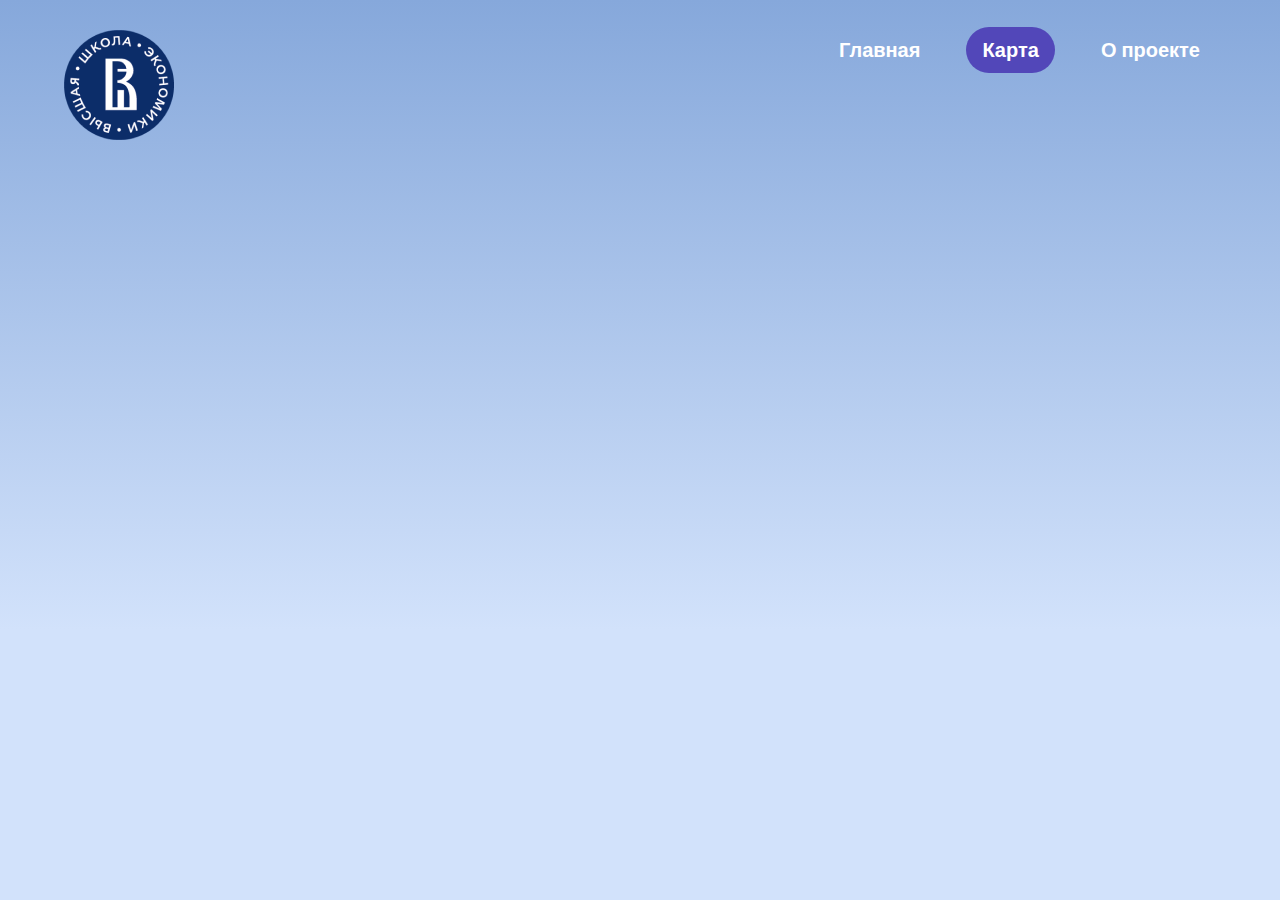
<file: map.html>
<!DOCTYPE html>
<html lang="en">
<head>
    <meta charset="UTF-8">
    <title>Atlas of linguistic research</title>
    <link rel="stylesheet" href="style.css" />
    <script src="script.js"></script>

</head>

<body>
    <div class="layout">
      <header>
        <div class="logo">
          <img src="assets/01_Logo_HSE_full_rus_CMYK 1.png" alt="Изображение">
      </div>        <nav>
            <a href="index.html">Главная</a>
            <a href="#" class="active" >Карта</a>
            <a href="about.html">О проекте</a>
        </nav>
    </header>

    <section class="home">     
    </section> 

    <div id="deepscatter" id="abb"></div>
    <div id="controls" style="z-index: 99; position: fixed">

      <pre id="ident"></pre>
    </div>
    <script type="module">
        import Scatterplot from './src/deepscatter';
        import { select } from 'd3-selection';
        window.select = select; // For the click function below.
        const prefs = {
          source_url: '/tiles',
          max_points: 1000000, // a full cap.
          alpha: 35, // Target saturation for the full page.
          zoom_balance: 0.22, // Rate at which points increase size. https://observablehq.com/@bmschmidt/zoom-strategies-for-huge-scatterplots-with-three-js
          point_size: 2, // Default point size before application of size scaling
          background_color: '#EEEDDE',
          click_function:
            "select('#ident').html(JSON.stringify(datum, undefined, 2))",
          encoding: {
            /**
            Note--if you do not have a field called 'class' in your dataset, this will fail!
            */
            color: {
              field: 'class',
              range: 'category10',
            },
            x: {
              field: 'x',
              transform: 'literal',
            },
            y: {
              field: 'y',
              transform: 'literal',
            },
          },
        };
        //list of ids 1 - 100000
        var ids_1 = [];
        var ids_2 = [];
        for (var i = 1; i < 500000; i++) {
          ids_1.push(i.toString());
        }
      
        //list of ids 1 - 20000 increment by 2
        for (var i = 1; i < 20000; i++) {
          ids_2.push(i.toString());
        }
        const colors = [
          //    JSON.parse(JSON.stringify(prefs.encoding.color)),
          {
            field: 'quantity',
            range: 'ylorrd',
            domain: [0, 1]
          },
        ];
      
        const scatterplot = new Scatterplot('#deepscatter');
        scatterplot.plotAPI(prefs).then((d) => scatterplot.plotAPI(prefs));
        window.plot = scatterplot; // For debugging
        // Simple animation demonstration.
      
        // In practice, you might transform an external annotations layer using this
        scatterplot.on_zoom = (transform) => console.log('zoomed:', transform);
      
        let cycle = 0;
        select('#jitter').on('change', (event) => {
          scatterplot.plotAPI({
            encoding: {
              jitter_radius: {
                method: 'uniform',
                constant: +event.target.value,
              },
            },
          });
        });
        let weird = false;
        select('#html').on('click', () => {
          scatterplot.tooltip_html = (datum) => {
            return `This is point number <span style="color:blue">${datum.ix}</span>`;
          };
        });
        const positions = [
          {
            field: 'x',
            transform: 'literal',
          },
          {
            field: 'y',
            transform: 'literal',
          },
        ];
        select('#flip').on('click', () => {
          cycle += 1;
          const new_coding = {
            encoding: {
              color: colors[cycle % colors.length],
              x: positions[cycle % positions.length],
              y: positions[(cycle + 1) % positions.length],
            },
          };
          scatterplot.plotAPI(new_coding);
        });
      </script>
</body>
</html>
</file>
<file: style.css>
@import url('https://fonts.googleapis.com/css2?family=Poppins:wght@400;600;700&display=swap');

* {
    margin: 0;
    padding: 0;
    box-sizing: border-box;
    font-family: 'Poppins', sans-serif;
}

.logo {
    max-width: 40%;
    max-height: 40%;
}
body {
    margin: 0;
    width: 100%;
}

.layout {
    display: flex;
    flex-direction: column;
    height: 100vh;
}

main {
    background-color: #D2E2FB;
    flex-grow: 1;
    
}


.m-hsheet {
    max-width: 1400px;
    margin: 0 auto;
    display: grid;
    grid-template-columns: repeat(auto-fit, minmax(300px, 1fr));
    grid-gap: 20px;
}

.header-text {
    font-size: 24px;
    color: #333;
}

.m-menu {
    display: flex;
    justify-content: space-between;
    align-items: center;
    color: inherit;
}

.m-menu-item {
    margin: 0 30px;
    padding: 10px 0;
    text-decoration: none;
    color: #333;
}

a:hover {
    text-decoration: underline;
}

.u-section {
    width: 100%; 
    height: 880px;
    margin: 80px 0 0 0;
    padding: 7px 27px 7px 26px;
    display: grid;
    grid-template-columns: repeat(auto-fit, minmax(200px, 1fr)); 
    gap: 20px;
    justify-content: left;
    align-items: center;
}




.blue {
    color: blue;
    font-weight: bold;
}
.purpl {
    color: #884FA4;
    font-weight: bold;
}
.red {
    color: red;
    font-weight: bold;
}
.orange {
    color: orange;
    font-weight: bold;
}
.u-rounded-block {
    background-color: rgba(244, 233, 233, 0.4);
    border: 1px solid black;
    border-radius: 10px;
    padding: 20px;
    grid-column: span 1;
    display: grid;
    justify-content: start;
    grid-auto-rows: minmax(0, auto);
    /* width: calc((100% / 3)); */
    box-sizing: border-box; 
}

.u-image {
    grid-column: span 2; 
}

.u-image img {
    max-width: 100%;
    max-height: 100%;
    border-radius: 10px; 
}

.u-block-text {
    text-align: justify;
}

.about {
    max-width: -webkit-calc(800px - (30px * 2));
    max-width: calc(800px - (30px * 2));
    margin-right: auto;
    margin-left: auto;
    padding-right: 30px;
    padding-left: 30px;
}
@media screen and (max-width: 800px) {
    .about {
        max-width: -webkit-calc(800px - (30px));
        max-width: calc(800px - (30px));
        padding-right: 15px;
        padding-left: 15px;
    }
}

.about h1 {
    font-size: 40px;
}

dt {
    float: left;
    clear: left;
    width: 450px;
    font-weight: bold;
    color: rgb(0, 0, 0);
}

dt::after {
    content: ':';
}

dd {
    margin: 0 0 0 40px;
    padding: 0 0 0.5em 0;
    width: 700px;
}

.ttooltip {
    z-index: 99;
}

/* Вступительное*/
header {
    display: flex;
    justify-content: space-between;
    align-items: center;
    height: 100px;
    padding: 0 5%;
    position: absolute;
    width: 100%;
    z-index: 100;
}

header h1 {
    font-size: 40px;
    color: white;
}

header nav {
    display: flex;
    gap: 30px;
}

header nav a {
    text-decoration: none;
    font-size: 20px;
    font-weight: 600;
    padding: 8px 16px;
    border-radius: 99px;
    transition: 0.3s;
    color: white;
}

header nav a.active {
    background: #5247B9;
}

header nav a:hover {
    background: #5247B9;
}

header nav:hover>a:not(:hover) {
    background: none;
}

.home {
    display: flex;
    height: 100dvh;
    background: linear-gradient(to top, #D2E2FB 30%, #86A8DB);
    position: relative;
    overflow: hidden;
}
#abb {
    overflow: auto;
}

.home svg {
    position: absolute;
    bottom: 0;
    width: 100%;
    pointer-events: none;
}

.home .title {
    position: absolute;
    top: 50%;
    left: 50%;
    transform: translate(-50%, -50%);
    color: rgb(255, 255, 255);
    font-size: 80px;
    text-shadow: 0px 0px 4px rgba(0, 0, 0, 0.25);
    -webkit-text-stroke: 2px black;
    /* Добавляем обводку шириной 2px черного цвета */
}
</file>
